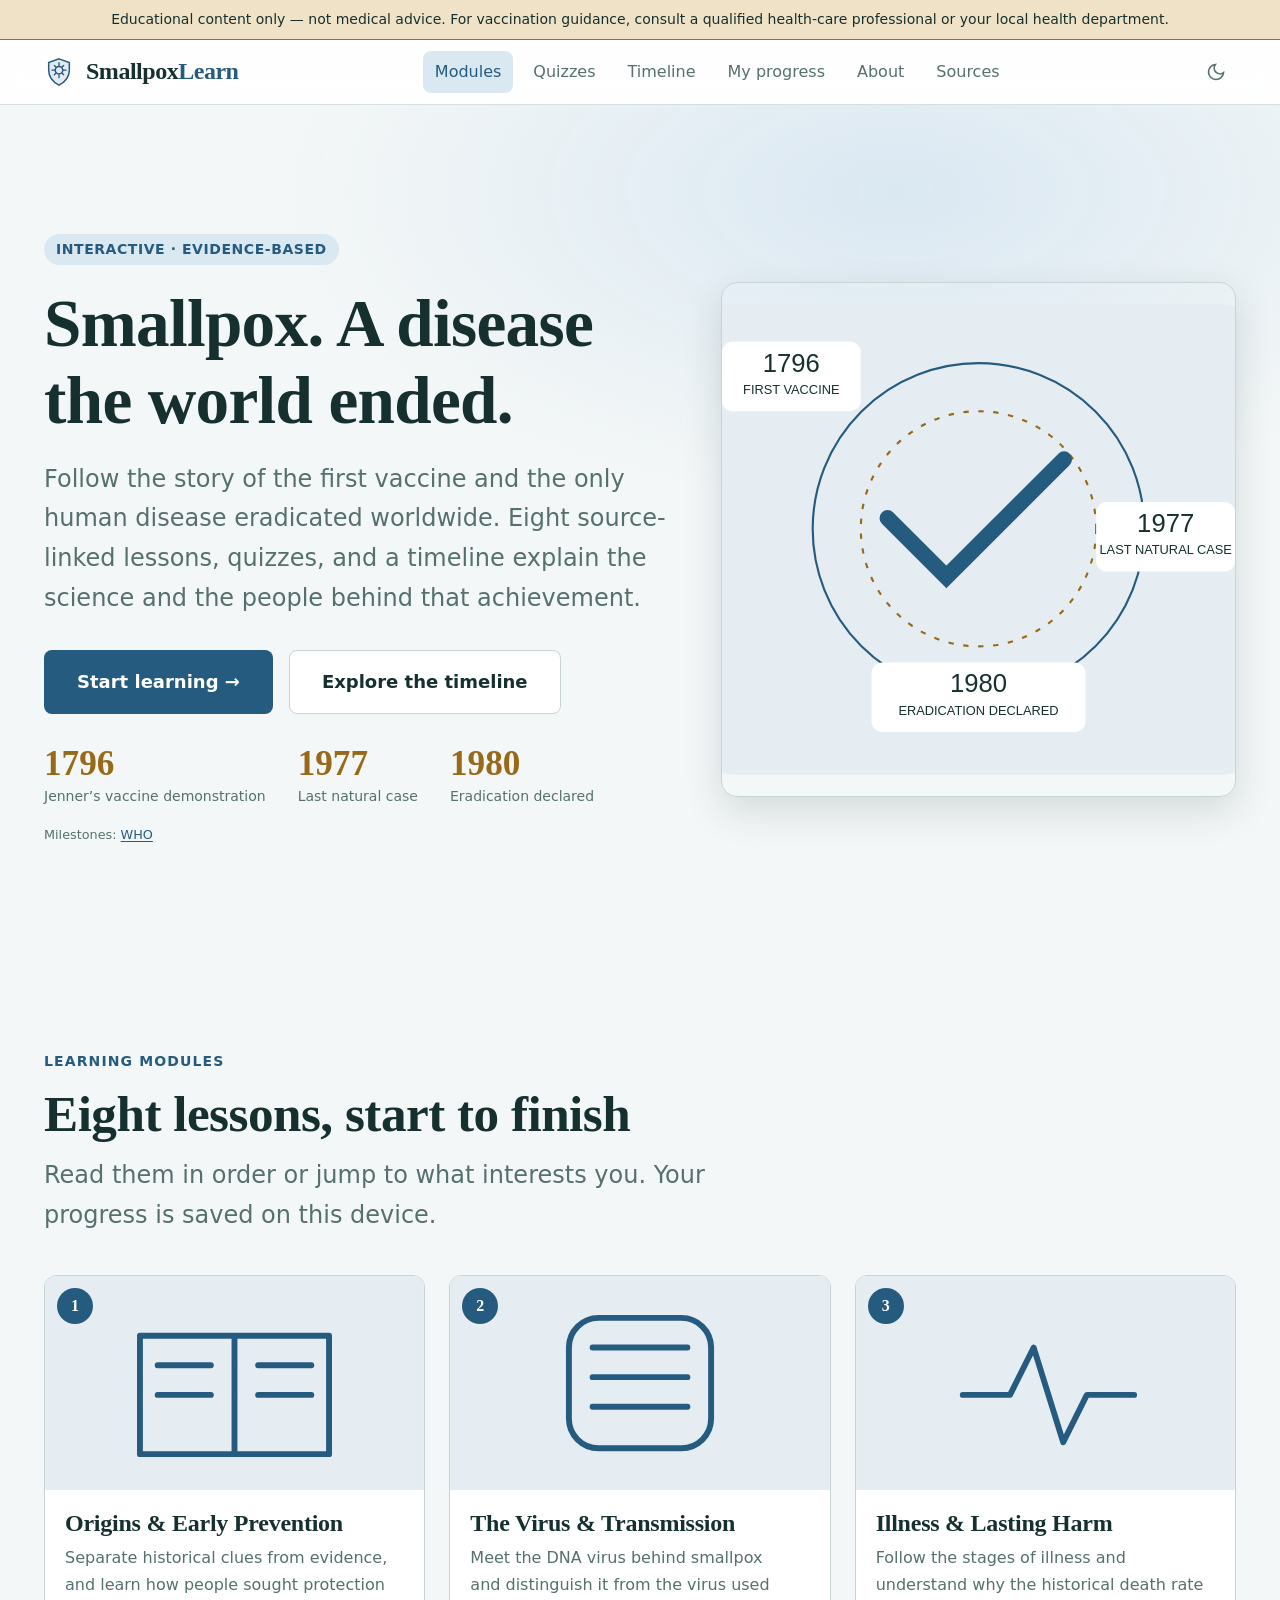
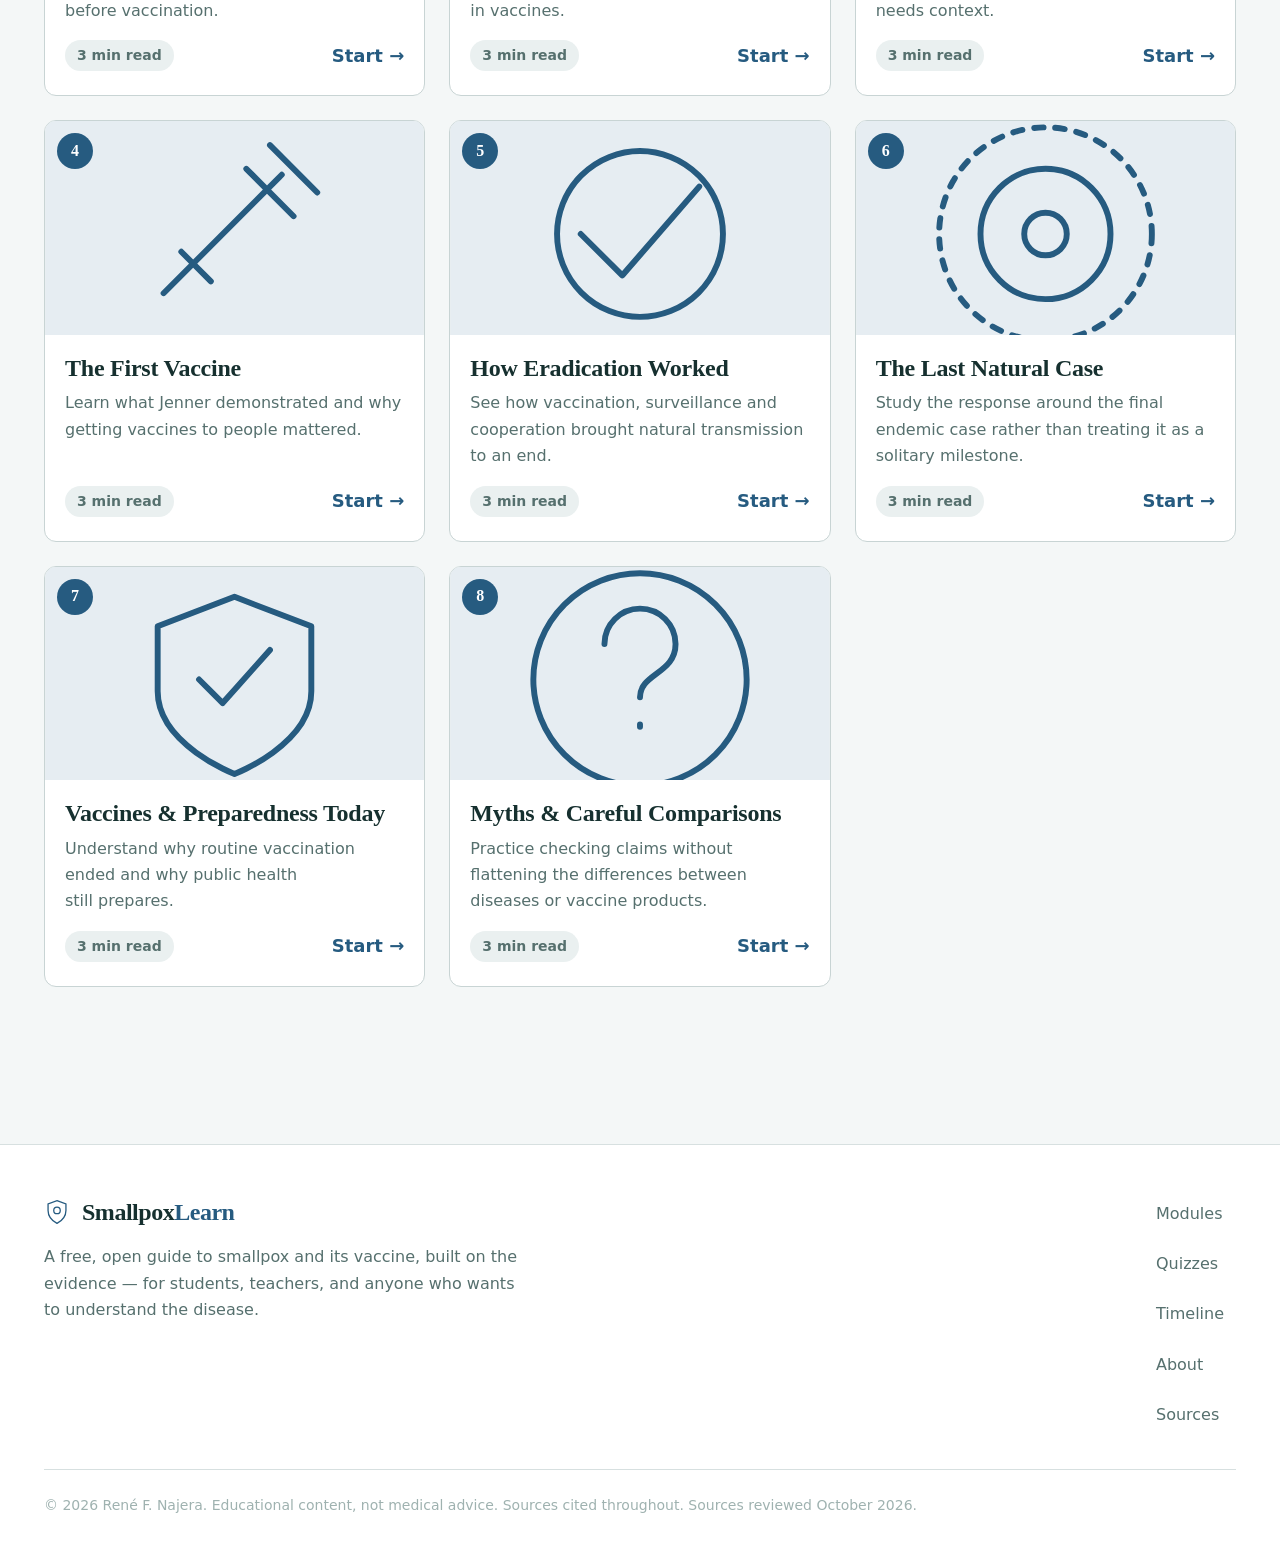
<file: index.html>
<!DOCTYPE html>
<html lang="en" data-theme="light">
  <head>
    <meta charset="UTF-8" />
    <meta name="viewport" content="width=device-width, initial-scale=1.0" />
    <title>Smallpox: A Complete Learning Guide</title>
    <meta
      name="description"
      content="An interactive, evidence-based guide to smallpox — its history, virus, illness, vaccine development, eradication, and preparedness today. Learning modules, quizzes, and an interactive timeline."
    />
    <meta name="author" content="René F. Najera, DrPH" />

    <!-- Open Graph / social share -->
    <meta property="og:type" content="website" />
    <meta property="og:title" content="Smallpox: A Complete Learning Guide" />
    <meta
      property="og:description"
      content="Explore smallpox history, illness, vaccines, and eradication — with interactive modules, quizzes, and a timeline."
    />
    <meta name="twitter:card" content="summary" />
    <meta name="twitter:title" content="Smallpox: A Complete Learning Guide" />
    <meta
      name="twitter:description"
      content="Interactive modules, quizzes, and a timeline covering the smallpox virus and its vaccine."
    />

    <link rel="icon" href="assets/favicon.svg" type="image/svg+xml" />

    <!-- Fonts: Clash Display (display) + General Sans (body) via Fontshare -->
    <link
      href="https://api.fontshare.com/v2/css?f[]=clash-display@500,600,700&f[]=general-sans@400,500,600,700&display=swap"
      rel="stylesheet"
    />
    <link rel="stylesheet" href="css/style.css" />
  </head>
  <body>
    <a class="skip-link" href="#main-content">Skip to content</a>
    <div class="disclaimer-banner">
      Educational content only — not medical advice. For vaccination guidance, consult a
      qualified health-care professional or your local health department.
    </div>

    <header class="site-header">
      <div class="container nav">
        <a class="brand" href="#" data-nav="home" aria-label="Smallpox Learning Guide — home">
          <!-- Logo: a shielded viral particle -->
          <svg width="30" height="30" viewBox="0 0 32 32" fill="none" aria-hidden="true">
            <path d="M16 2l11 4v8c0 7-4.6 12.5-11 16C9.6 26.5 5 21 5 14V6l11-4z" fill="currentColor" opacity="0.12"/>
            <path d="M16 2l11 4v8c0 7-4.6 12.5-11 16C9.6 26.5 5 21 5 14V6l11-4z" stroke="currentColor" stroke-width="1.6"/>
            <circle cx="16" cy="14" r="4" stroke="currentColor" stroke-width="1.6"/>
            <path d="M16 6v3M16 19v3M8.5 14h3M20.5 14h3M11 9l2 2M21 9l-2 2M11 19l2-2M21 19l-2-2" stroke="currentColor" stroke-width="1.4" stroke-linecap="round"/>
          </svg>
          <span>Smallpox<span style="color:var(--color-primary)">Learn</span></span>
        </a>
        <nav class="nav-links" aria-label="Primary">
          <a class="nav-link" href="#" data-nav="home" data-view="home">Modules</a>
          <a class="nav-link" href="#quizzes" data-nav="quizzes" data-view="quizzes">Quizzes</a>
          <a class="nav-link" href="#timeline" data-nav="timeline" data-view="timeline">Timeline</a>
          <a class="nav-link" href="#progress" data-nav="progress" data-view="progress">My progress</a>
          <a class="nav-link" href="#about" data-nav="about" data-view="about">About</a>
          <a class="nav-link" href="sources.html" target="_blank" rel="noopener">Sources</a>
        </nav>
        <div style="display:flex;align-items:center;gap:0.25rem">
          <button class="icon-btn" data-theme-toggle aria-label="Toggle dark mode"></button>
          <button class="icon-btn nav-toggle" aria-label="Toggle menu">
            <svg width="22" height="22" viewBox="0 0 24 24" fill="none" stroke="currentColor" stroke-width="2"><path d="M3 6h18M3 12h18M3 18h18"/></svg>
          </button>
        </div>
      </div>
    </header>

    <main id="main-content" tabindex="-1">
      <!-- ============ HOME ============ -->
      <div id="view-home" class="view active">
        <section class="hero">
          <div class="container hero-grid">
            <div>
              <span class="hero-eyebrow">Interactive · Evidence-based</span>
              <h1>Smallpox. A disease the world ended.</h1>
              <p class="hero-lead">
                Follow the story of the first vaccine and the only human disease eradicated worldwide. Eight source-linked lessons, quizzes, and a timeline explain the science and the people behind that achievement.
              </p>
              <div class="hero-actions">
                <a class="btn btn-primary btn-lg" href="#module/origins" data-nav="module" data-id="origins">Start learning →</a>
                <a class="btn btn-ghost btn-lg" href="#timeline" data-nav="timeline">Explore the timeline</a>
              </div>
              <div class="hero-stats">
                <div class="hero-stat"><div class="num">1796</div><div class="label">Jenner’s vaccine demonstration</div></div>
                <div class="hero-stat"><div class="num">1977</div><div class="label">Last natural case</div></div>
                <div class="hero-stat"><div class="num">1980</div><div class="label">Eradication declared</div></div>
              </div><p class="hero-source">Milestones: <a href="https://www.who.int/health-topics/smallpox">WHO</a></p>
            </div><div class="hero-visual">
              <img src="assets/hero.svg" alt="Illustrated milestones: first vaccine, last natural case, global eradication" />
            </div>
          </div>
        </section>

        <section class="section">
          <div class="container">
            <div class="section-head">
              <div class="section-eyebrow">Learning modules</div>
              <h2>Eight lessons, start to finish</h2>
              <p>Read them in order or jump to what interests you. Your progress is saved on this device.</p>
            </div>
            <div class="modules-grid" id="module-cards"></div>
          </div>
        </section>
      </div>

      <!-- ============ MODULE (rendered) ============ -->
      <div id="view-module" class="view"></div>

      <!-- ============ QUIZ (rendered) ============ -->
      <div id="view-quiz" class="view"></div>

      <!-- ============ QUIZZES HUB ============ -->
      <div id="view-quizzes" class="view">
        <section class="section">
          <div class="container">
            <div class="section-head">
              <div class="section-eyebrow">Test your knowledge</div>
              <h2>Module quizzes</h2>
              <p>Each quiz gives instant feedback and an explanation for every answer. Your best score is saved.</p>
            </div>
            <div class="modules-grid" id="quiz-cards"></div>
          </div>
        </section>
      </div>

      <!-- ============ TIMELINE ============ -->
      <div id="view-timeline" class="view">
        <section class="section">
          <div class="container">
            <div class="section-head">
              <div class="section-eyebrow">From early prevention to eradication</div>
              <h2>A timeline of smallpox</h2>
              <p>Key dates in prevention, vaccination and eradication. The larger dots mark turning points.</p>
            </div>
            <div class="timeline" id="timeline-list"></div>
          </div>
        </section>
      </div>

      <!-- ============ PROGRESS ============ -->
      <div id="view-progress" class="view">
        <section class="section">
          <div class="container">
            <div class="section-head">
              <div class="section-eyebrow">Your learning</div>
              <h2>My progress</h2>
              <p>Tracked privately in your browser — nothing is uploaded anywhere.</p>
            </div>
            <div class="progress-wrap" id="progress-stats"></div>
            <div class="modules-grid" id="progress-detail"></div>
            <div style="margin-top:var(--space-10)">
              <button class="btn btn-ghost" id="reset-progress">Reset my progress</button>
            </div>
          </div>
        </section>
      </div>

      <!-- ============ ABOUT ============ -->
      <div id="view-about" class="view">
        <section class="section">
          <div class="container container-narrow">
            <div class="section-eyebrow">About this project</div>
            <h2 style="font-size:var(--text-2xl);margin-bottom:var(--space-5)">Why this guide exists</h2>
            <p>Smallpox Learn is a companion to <a href="https://github.com/RFNajera/measles-learn">Measles Learn</a>, and a starting point for a wider collection about vaccine-preventable diseases. It explains smallpox in plain language, with references linked alongside the lessons.</p>
            <p>The guide distinguishes natural transmission from laboratory-associated cases, historical vaccines from current products, and evidence from uncertainty. Reflection prompts invite discussion; they are not factual claims.</p>
            <div class="callout"><strong>Education only.</strong> This is not a diagnostic tool or personal vaccination advice. Consult a qualified health professional or public health department for individual guidance.</div>
            <h3>Author &amp; adaptation</h3><p>Created for René F. Najera, DrPH, using the MIT-licensed Measles Learn framework. Content reviewed against the linked sources on 6 October 2026.</p>
            <h3>Check the evidence</h3><p>Read the <a href="sources.html">organized source list</a>, including notes on uncertainty and vaccine product differences. You can print it or save it as a PDF using your browser.</p>
                        <div class="hero-actions" style="margin-top:var(--space-8)">
              <a class="btn btn-primary" href="#module/origins" data-nav="module" data-id="origins">Start with Module 1 →</a>
            </div>
          </div>
        </section>
      </div>
    </main>

    <footer class="site-footer">
      <div class="container">
        <div class="footer-grid">
          <div>
            <a class="brand" href="#" data-nav="home" style="margin-bottom:var(--space-3)">
              <svg width="26" height="26" viewBox="0 0 32 32" fill="none" aria-hidden="true">
                <path d="M16 2l11 4v8c0 7-4.6 12.5-11 16C9.6 26.5 5 21 5 14V6l11-4z" stroke="currentColor" stroke-width="1.6"/>
                <circle cx="16" cy="14" r="4" stroke="currentColor" stroke-width="1.6"/>
              </svg>
              <span>Smallpox<span style="color:var(--color-primary)">Learn</span></span>
            </a>
            <p>A free, open guide to smallpox and its vaccine, built on the evidence — for students, teachers, and anyone who wants to understand the disease.</p>
          </div>
          <nav class="nav-links" style="position:static;transform:none;box-shadow:none;background:none;border:none;flex-direction:column;align-items:flex-start;padding:0">
            <a class="nav-link" href="#" data-nav="home" style="padding-left:0">Modules</a>
            <a class="nav-link" href="#quizzes" data-nav="quizzes" style="padding-left:0">Quizzes</a>
            <a class="nav-link" href="#timeline" data-nav="timeline" style="padding-left:0">Timeline</a>
            <a class="nav-link" href="#about" data-nav="about" style="padding-left:0">About</a>
            <a class="nav-link" href="sources.html" target="_blank" rel="noopener" style="padding-left:0">Sources</a>
          </nav>
        </div>
        <p class="footer-note">
          © <span id="year"></span> René F. Najera. Educational content, not medical advice. Sources cited throughout.
          Sources reviewed October 2026.
        </p>
      </div>
    </footer>

    <script src="js/data.js"></script>
    <script src="js/app.js"></script>
    <script>document.getElementById('year').textContent = new Date().getFullYear();</script>
  </body>
</html>
</file>
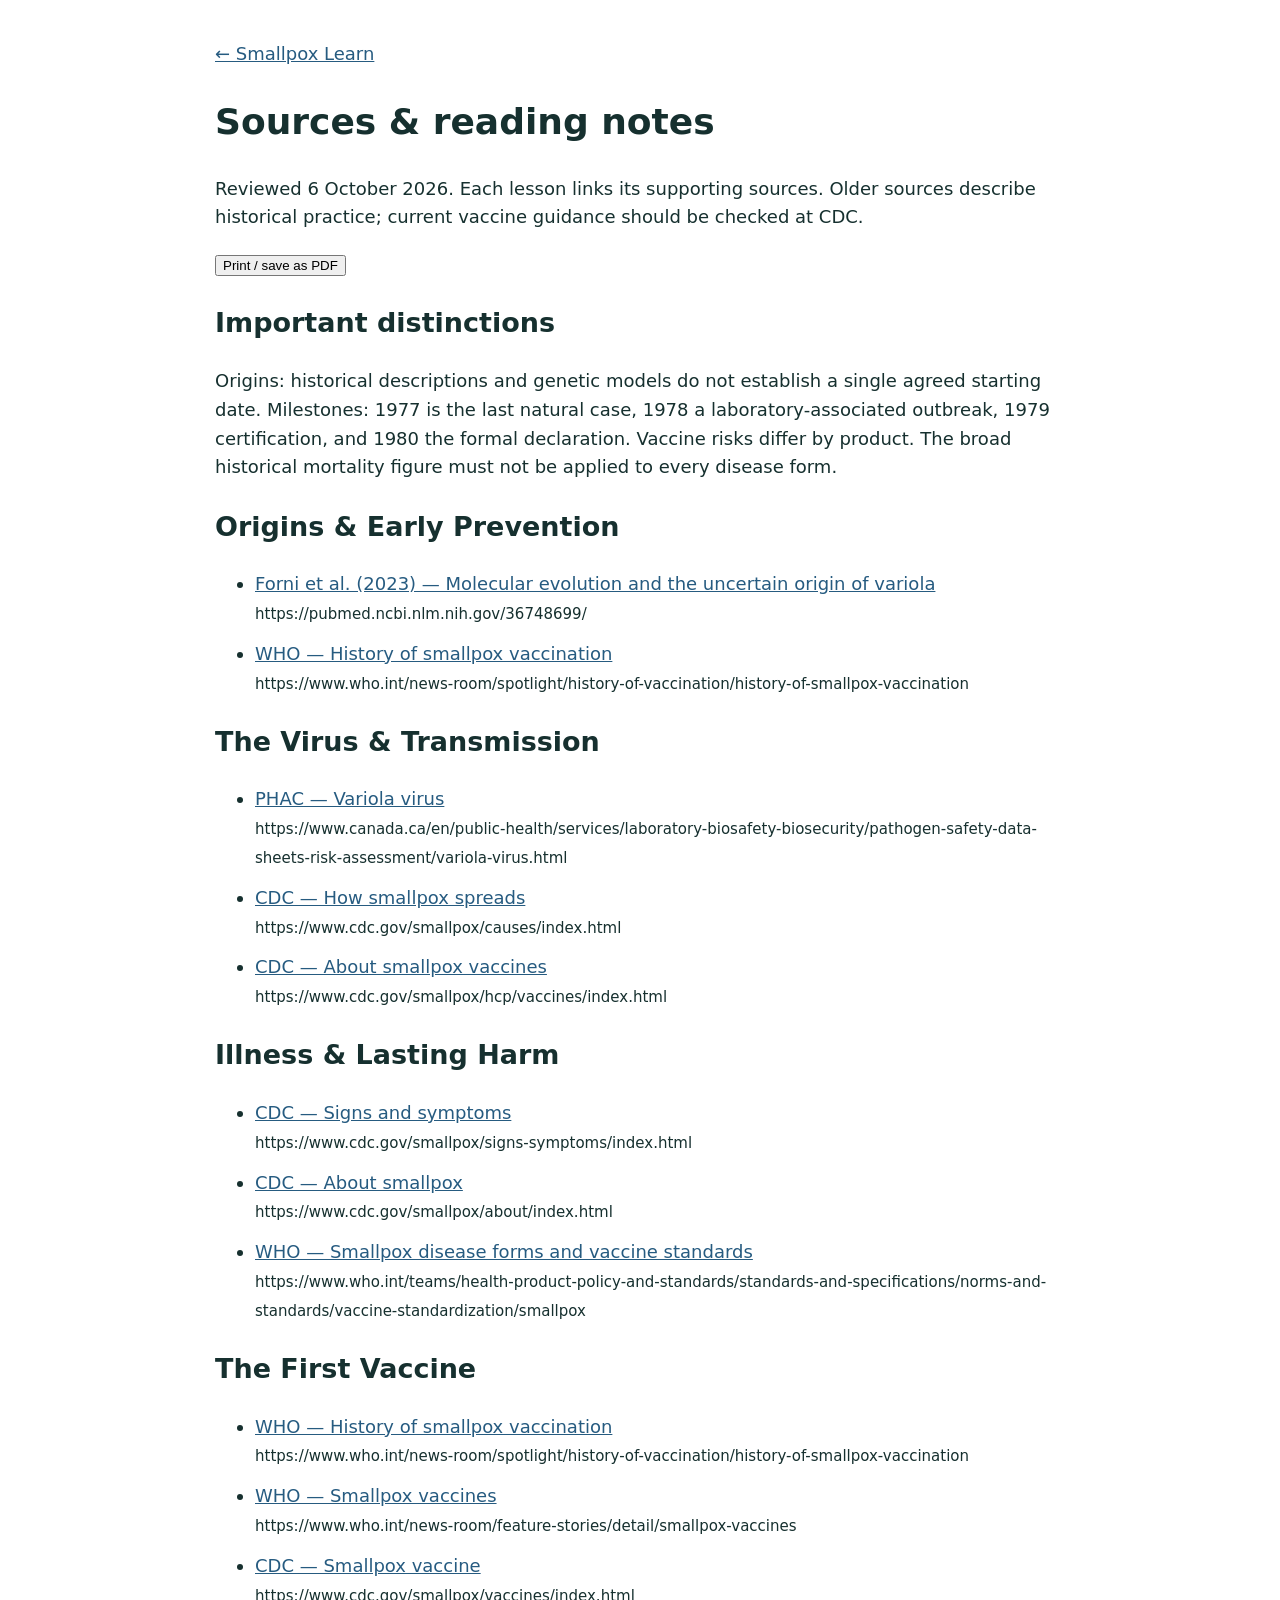
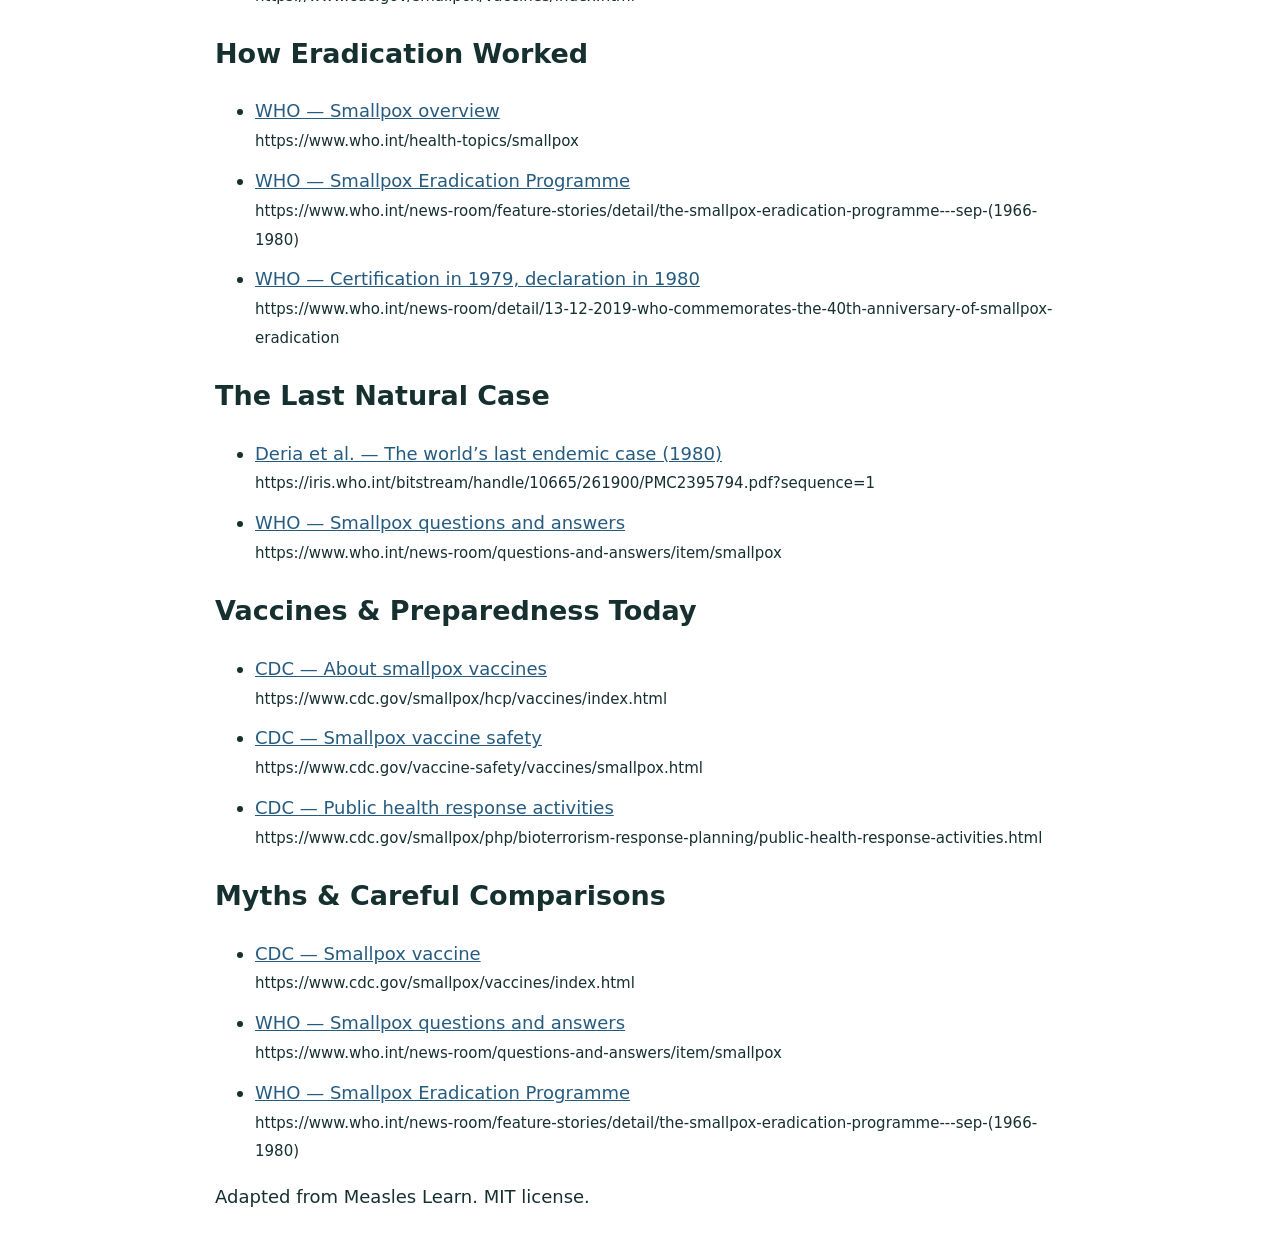
<file: sources.html>
<!doctype html><html lang="en"><meta charset="utf-8"><meta name="viewport" content="width=device-width,initial-scale=1"><title>Smallpox Learn — Sources</title><style>body{max-width:850px;margin:40px auto;padding:0 20px;font:18px/1.6 system-ui;color:#16302f}a{color:#265b80}small{overflow-wrap:anywhere}li{margin-bottom:12px}@media print{button,nav{display:none}section{break-inside:avoid}}</style><nav><a href="index.html">← Smallpox Learn</a></nav><h1>Sources &amp; reading notes</h1><p>Reviewed 6 October 2026. Each lesson links its supporting sources. Older sources describe historical practice; current vaccine guidance should be checked at CDC.</p><button onclick="window.print()">Print / save as PDF</button><h2>Important distinctions</h2><p>Origins: historical descriptions and genetic models do not establish a single agreed starting date. Milestones: 1977 is the last natural case, 1978 a laboratory-associated outbreak, 1979 certification, and 1980 the formal declaration. Vaccine risks differ by product. The broad historical mortality figure must not be applied to every disease form.</p><section><h2>Origins &amp; Early Prevention</h2><ul><li><a href="https://pubmed.ncbi.nlm.nih.gov/36748699/">Forni et al. (2023) — Molecular evolution and the uncertain origin of variola</a><br><small>https://pubmed.ncbi.nlm.nih.gov/36748699/</small></li><li><a href="https://www.who.int/news-room/spotlight/history-of-vaccination/history-of-smallpox-vaccination">WHO — History of smallpox vaccination</a><br><small>https://www.who.int/news-room/spotlight/history-of-vaccination/history-of-smallpox-vaccination</small></li></ul></section><section><h2>The Virus &amp; Transmission</h2><ul><li><a href="https://www.canada.ca/en/public-health/services/laboratory-biosafety-biosecurity/pathogen-safety-data-sheets-risk-assessment/variola-virus.html">PHAC — Variola virus</a><br><small>https://www.canada.ca/en/public-health/services/laboratory-biosafety-biosecurity/pathogen-safety-data-sheets-risk-assessment/variola-virus.html</small></li><li><a href="https://www.cdc.gov/smallpox/causes/index.html">CDC — How smallpox spreads</a><br><small>https://www.cdc.gov/smallpox/causes/index.html</small></li><li><a href="https://www.cdc.gov/smallpox/hcp/vaccines/index.html">CDC — About smallpox vaccines</a><br><small>https://www.cdc.gov/smallpox/hcp/vaccines/index.html</small></li></ul></section><section><h2>Illness &amp; Lasting Harm</h2><ul><li><a href="https://www.cdc.gov/smallpox/signs-symptoms/index.html">CDC — Signs and symptoms</a><br><small>https://www.cdc.gov/smallpox/signs-symptoms/index.html</small></li><li><a href="https://www.cdc.gov/smallpox/about/index.html">CDC — About smallpox</a><br><small>https://www.cdc.gov/smallpox/about/index.html</small></li><li><a href="https://www.who.int/teams/health-product-policy-and-standards/standards-and-specifications/norms-and-standards/vaccine-standardization/smallpox">WHO — Smallpox disease forms and vaccine standards</a><br><small>https://www.who.int/teams/health-product-policy-and-standards/standards-and-specifications/norms-and-standards/vaccine-standardization/smallpox</small></li></ul></section><section><h2>The First Vaccine</h2><ul><li><a href="https://www.who.int/news-room/spotlight/history-of-vaccination/history-of-smallpox-vaccination">WHO — History of smallpox vaccination</a><br><small>https://www.who.int/news-room/spotlight/history-of-vaccination/history-of-smallpox-vaccination</small></li><li><a href="https://www.who.int/news-room/feature-stories/detail/smallpox-vaccines">WHO — Smallpox vaccines</a><br><small>https://www.who.int/news-room/feature-stories/detail/smallpox-vaccines</small></li><li><a href="https://www.cdc.gov/smallpox/vaccines/index.html">CDC — Smallpox vaccine</a><br><small>https://www.cdc.gov/smallpox/vaccines/index.html</small></li></ul></section><section><h2>How Eradication Worked</h2><ul><li><a href="https://www.who.int/health-topics/smallpox">WHO — Smallpox overview</a><br><small>https://www.who.int/health-topics/smallpox</small></li><li><a href="https://www.who.int/news-room/feature-stories/detail/the-smallpox-eradication-programme---sep-(1966-1980)">WHO — Smallpox Eradication Programme</a><br><small>https://www.who.int/news-room/feature-stories/detail/the-smallpox-eradication-programme---sep-(1966-1980)</small></li><li><a href="https://www.who.int/news-room/detail/13-12-2019-who-commemorates-the-40th-anniversary-of-smallpox-eradication">WHO — Certification in 1979, declaration in 1980</a><br><small>https://www.who.int/news-room/detail/13-12-2019-who-commemorates-the-40th-anniversary-of-smallpox-eradication</small></li></ul></section><section><h2>The Last Natural Case</h2><ul><li><a href="https://iris.who.int/bitstream/handle/10665/261900/PMC2395794.pdf?sequence=1">Deria et al. — The world’s last endemic case (1980)</a><br><small>https://iris.who.int/bitstream/handle/10665/261900/PMC2395794.pdf?sequence=1</small></li><li><a href="https://www.who.int/news-room/questions-and-answers/item/smallpox">WHO — Smallpox questions and answers</a><br><small>https://www.who.int/news-room/questions-and-answers/item/smallpox</small></li></ul></section><section><h2>Vaccines &amp; Preparedness Today</h2><ul><li><a href="https://www.cdc.gov/smallpox/hcp/vaccines/index.html">CDC — About smallpox vaccines</a><br><small>https://www.cdc.gov/smallpox/hcp/vaccines/index.html</small></li><li><a href="https://www.cdc.gov/vaccine-safety/vaccines/smallpox.html">CDC — Smallpox vaccine safety</a><br><small>https://www.cdc.gov/vaccine-safety/vaccines/smallpox.html</small></li><li><a href="https://www.cdc.gov/smallpox/php/bioterrorism-response-planning/public-health-response-activities.html">CDC — Public health response activities</a><br><small>https://www.cdc.gov/smallpox/php/bioterrorism-response-planning/public-health-response-activities.html</small></li></ul></section><section><h2>Myths &amp; Careful Comparisons</h2><ul><li><a href="https://www.cdc.gov/smallpox/vaccines/index.html">CDC — Smallpox vaccine</a><br><small>https://www.cdc.gov/smallpox/vaccines/index.html</small></li><li><a href="https://www.who.int/news-room/questions-and-answers/item/smallpox">WHO — Smallpox questions and answers</a><br><small>https://www.who.int/news-room/questions-and-answers/item/smallpox</small></li><li><a href="https://www.who.int/news-room/feature-stories/detail/the-smallpox-eradication-programme---sep-(1966-1980)">WHO — Smallpox Eradication Programme</a><br><small>https://www.who.int/news-room/feature-stories/detail/the-smallpox-eradication-programme---sep-(1966-1980)</small></li></ul></section><footer>Adapted from Measles Learn. MIT license.</footer></html>
</file>
<file: css/style.css>
/* ============================================================
   Smallpox: A Complete Learning Guide
   Design system + component styles
   ============================================================ */

:root {
  /* Type scale (fluid) */
  --text-xs: clamp(0.75rem, 0.7rem + 0.25vw, 0.875rem);
  --text-sm: clamp(0.875rem, 0.8rem + 0.35vw, 1rem);
  --text-base: clamp(1rem, 0.95rem + 0.25vw, 1.125rem);
  --text-lg: clamp(1.125rem, 1rem + 0.75vw, 1.5rem);
  --text-xl: clamp(1.5rem, 1.2rem + 1.25vw, 2.25rem);
  --text-2xl: clamp(2rem, 1.2rem + 2.5vw, 3.5rem);
  --text-3xl: clamp(2.5rem, 1rem + 4vw, 5rem);

  /* Spacing */
  --space-1: 0.25rem;
  --space-2: 0.5rem;
  --space-3: 0.75rem;
  --space-4: 1rem;
  --space-5: 1.25rem;
  --space-6: 1.5rem;
  --space-8: 2rem;
  --space-10: 2.5rem;
  --space-12: 3rem;
  --space-16: 4rem;
  --space-20: 5rem;
  --space-24: 6rem;
  --space-32: 8rem;

  /* Radius */
  --radius-sm: 0.375rem;
  --radius-md: 0.5rem;
  --radius-lg: 0.75rem;
  --radius-xl: 1rem;
  --radius-full: 9999px;

  --transition-interactive: 180ms cubic-bezier(0.16, 1, 0.3, 1);

  --content-narrow: 680px;
  --content-default: 1000px;
  --content-wide: 1240px;

  /* Fonts */
  --font-display: 'Clash Display', 'Georgia', serif;
  --font-body: 'General Sans', 'Helvetica Neue', system-ui, sans-serif;
}

/* ---- Light theme (clinical, public-health teal) ---- */
:root,
[data-theme='light'] {
  --color-bg: #f4f7f7;
  --color-surface: #ffffff;
  --color-surface-2: #fbfcfc;
  --color-surface-offset: #eaf0f0;
  --color-surface-offset-2: #dfe8e8;
  --color-divider: #d7e0e0;
  --color-border: #c8d4d4;

  --color-text: #16302f;
  --color-text-muted: #56706e;
  --color-text-faint: #9fb2b0;
  --color-text-inverse: #f6fafa;

  --color-primary: #0d7377;
  --color-primary-hover: #0a595c;
  --color-primary-active: #08484a;
  --color-primary-highlight: #cfe6e6;

  /* Smallpox rash accent — a warm coral/red, used sparingly */
  --color-accent: #d64545;
  --color-accent-hover: #b83636;
  --color-accent-highlight: #f6d9d9;

  --color-warning: #b26a00;
  --color-warning-highlight: #f0e2c6;
  --color-success: #2f8f4e;
  --color-success-highlight: #cfe8d6;
  --color-error: #c23b3b;
  --color-error-highlight: #f3d4d4;

  --shadow-sm: 0 1px 2px rgba(16, 40, 40, 0.06);
  --shadow-md: 0 4px 14px rgba(16, 40, 40, 0.09);
  --shadow-lg: 0 14px 38px rgba(16, 40, 40, 0.14);
}

/* ---- Dark theme ---- */
[data-theme='dark'] {
  --color-bg: #0e1717;
  --color-surface: #14201f;
  --color-surface-2: #182625;
  --color-surface-offset: #16221f;
  --color-surface-offset-2: #1c2a28;
  --color-divider: #22302e;
  --color-border: #2c3b39;

  --color-text: #d5e2e0;
  --color-text-muted: #7f9694;
  --color-text-faint: #566866;
  --color-text-inverse: #0e1717;

  --color-primary: #38b2b6;
  --color-primary-hover: #4fc4c8;
  --color-primary-active: #2c9599;
  --color-primary-highlight: #1e3634;

  --color-accent: #e57373;
  --color-accent-hover: #ef8686;
  --color-accent-highlight: #3a2626;

  --color-warning: #d99a3a;
  --color-warning-highlight: #3a3020;
  --color-success: #5fb97b;
  --color-success-highlight: #22352a;
  --color-error: #e06767;
  --color-error-highlight: #3a2525;

  --shadow-sm: 0 1px 2px rgba(0, 0, 0, 0.3);
  --shadow-md: 0 4px 14px rgba(0, 0, 0, 0.4);
  --shadow-lg: 0 14px 38px rgba(0, 0, 0, 0.5);
}

@media (prefers-color-scheme: dark) {
  :root:not([data-theme]) {
    --color-bg: #0e1717;
    --color-surface: #14201f;
    --color-surface-2: #182625;
    --color-surface-offset: #16221f;
    --color-surface-offset-2: #1c2a28;
    --color-divider: #22302e;
    --color-border: #2c3b39;
    --color-text: #d5e2e0;
    --color-text-muted: #7f9694;
    --color-text-faint: #566866;
    --color-text-inverse: #0e1717;
    --color-primary: #38b2b6;
    --color-primary-hover: #4fc4c8;
    --color-primary-active: #2c9599;
    --color-primary-highlight: #1e3634;
    --color-accent: #e57373;
    --color-accent-hover: #ef8686;
    --color-accent-highlight: #3a2626;
    --color-warning: #d99a3a;
    --color-warning-highlight: #3a3020;
    --color-success: #5fb97b;
    --color-success-highlight: #22352a;
    --color-error: #e06767;
    --color-error-highlight: #3a2525;
    --shadow-sm: 0 1px 2px rgba(0, 0, 0, 0.3);
    --shadow-md: 0 4px 14px rgba(0, 0, 0, 0.4);
    --shadow-lg: 0 14px 38px rgba(0, 0, 0, 0.5);
  }
}

/* ============================================================
   Base
   ============================================================ */
*,
*::before,
*::after {
  box-sizing: border-box;
  margin: 0;
  padding: 0;
}

html {
  -webkit-text-size-adjust: none;
  text-size-adjust: none;
  -webkit-font-smoothing: antialiased;
  -moz-osx-font-smoothing: grayscale;
  text-rendering: optimizeLegibility;
  scroll-behavior: smooth;
  scroll-padding-top: 5rem;
}

body {
  min-height: 100dvh;
  line-height: 1.65;
  font-family: var(--font-body);
  font-size: var(--text-base);
  color: var(--color-text);
  background-color: var(--color-bg);
  transition: background-color 0.3s ease, color 0.3s ease;
}

img,
picture,
video,
canvas,
svg {
  display: block;
  max-width: 100%;
  height: auto;
}

ul[role='list'],
ol[role='list'] {
  list-style: none;
}

input,
button,
textarea,
select {
  font: inherit;
  color: inherit;
}

h1,
h2,
h3,
h4 {
  text-wrap: balance;
  line-height: 1.15;
  font-family: var(--font-display);
  font-weight: 600;
  letter-spacing: -0.01em;
}

p,
li {
  text-wrap: pretty;
}

a {
  color: var(--color-primary);
  text-decoration-thickness: 1px;
  text-underline-offset: 2px;
}

::selection {
  background: var(--color-primary-highlight);
  color: var(--color-text);
}

:focus-visible {
  outline: 2px solid var(--color-primary);
  outline-offset: 3px;
  border-radius: var(--radius-sm);
}

button {
  cursor: pointer;
  background: none;
  border: none;
}

a,
button,
[role='button'],
input,
select {
  transition:
    color var(--transition-interactive),
    background var(--transition-interactive),
    border-color var(--transition-interactive),
    transform var(--transition-interactive),
    box-shadow var(--transition-interactive);
}

@media (prefers-reduced-motion: reduce) {
  *,
  *::before,
  *::after {
    animation-duration: 0.01ms !important;
    animation-iteration-count: 1 !important;
    transition-duration: 0.01ms !important;
    scroll-behavior: auto !important;
  }
}

.sr-only {
  position: absolute;
  width: 1px;
  height: 1px;
  padding: 0;
  margin: -1px;
  overflow: hidden;
  clip: rect(0, 0, 0, 0);
  white-space: nowrap;
  border-width: 0;
}

/* ============================================================
   Layout helpers
   ============================================================ */
.container {
  width: 100%;
  max-width: var(--content-wide);
  margin-inline: auto;
  padding-inline: var(--space-6);
}

.container-narrow {
  max-width: var(--content-narrow);
}

.section {
  padding-block: clamp(var(--space-12), 6vw, var(--space-24));
}

/* ============================================================
   Header / Nav
   ============================================================ */
.site-header {
  position: sticky;
  top: 0;
  z-index: 50;
  background: color-mix(in oklab, var(--color-surface) 88%, transparent);
  backdrop-filter: blur(12px);
  border-bottom: 1px solid var(--color-divider);
}

.nav {
  display: flex;
  align-items: center;
  justify-content: space-between;
  gap: var(--space-4);
  height: 4rem;
}

.brand {
  display: flex;
  align-items: center;
  gap: var(--space-3);
  font-family: var(--font-display);
  font-weight: 600;
  font-size: var(--text-lg);
  color: var(--color-text);
  text-decoration: none;
  letter-spacing: -0.02em;
}

.brand svg {
  flex-shrink: 0;
  color: var(--color-primary);
}

.nav-links {
  display: flex;
  align-items: center;
  gap: var(--space-2);
}

.nav-link {
  padding: var(--space-2) var(--space-3);
  font-size: var(--text-sm);
  font-weight: 500;
  color: var(--color-text-muted);
  text-decoration: none;
  border-radius: var(--radius-md);
}

.nav-link:hover,
.nav-link.active {
  color: var(--color-primary);
  background: var(--color-primary-highlight);
}

.icon-btn {
  display: grid;
  place-items: center;
  width: 2.5rem;
  height: 2.5rem;
  border-radius: var(--radius-md);
  color: var(--color-text-muted);
}

.icon-btn:hover {
  color: var(--color-primary);
  background: var(--color-surface-offset);
}

.nav-toggle {
  display: none;
}

@media (max-width: 860px) {
  .nav-links {
    position: fixed;
    inset: 4rem 0 auto 0;
    flex-direction: column;
    align-items: stretch;
    gap: 0;
    background: var(--color-surface);
    border-bottom: 1px solid var(--color-divider);
    padding: var(--space-2);
    box-shadow: var(--shadow-md);
    transform: translateY(-120%);
    transition: transform 0.28s ease;
  }
  .nav-links.open {
    transform: translateY(0);
  }
  .nav-link {
    padding: var(--space-3) var(--space-4);
  }
  .nav-toggle {
    display: grid;
  }
}

/* ============================================================
   Buttons
   ============================================================ */
.btn {
  display: inline-flex;
  align-items: center;
  justify-content: center;
  gap: var(--space-2);
  padding: var(--space-3) var(--space-6);
  font-size: var(--text-sm);
  font-weight: 600;
  border-radius: var(--radius-md);
  text-decoration: none;
  border: 1px solid transparent;
}

.btn-primary {
  background: var(--color-primary);
  color: #fff;
}

.btn-primary:hover {
  background: var(--color-primary-hover);
  transform: translateY(-1px);
  box-shadow: var(--shadow-md);
}

.btn-ghost {
  background: var(--color-surface);
  color: var(--color-text);
  border-color: var(--color-border);
}

.btn-ghost:hover {
  border-color: var(--color-primary);
  color: var(--color-primary);
}

.btn-lg {
  padding: var(--space-4) var(--space-8);
  font-size: var(--text-base);
}

/* ============================================================
   Hero
   ============================================================ */
.hero {
  position: relative;
  overflow: hidden;
  padding-block: clamp(var(--space-16), 10vw, var(--space-32));
  background:
    radial-gradient(ellipse 80% 60% at 70% 10%, var(--color-primary-highlight), transparent 60%),
    var(--color-bg);
}

.hero-grid {
  display: grid;
  grid-template-columns: 1.1fr 0.9fr;
  gap: var(--space-12);
  align-items: center;
}

.hero-eyebrow {
  display: inline-flex;
  align-items: center;
  gap: var(--space-2);
  padding: var(--space-1) var(--space-3);
  font-size: var(--text-xs);
  font-weight: 600;
  letter-spacing: 0.04em;
  text-transform: uppercase;
  color: var(--color-primary);
  background: var(--color-primary-highlight);
  border-radius: var(--radius-full);
  margin-bottom: var(--space-5);
}

.hero h1 {
  font-size: var(--text-3xl);
  margin-bottom: var(--space-5);
}

.hero-lead {
  font-size: var(--text-lg);
  color: var(--color-text-muted);
  max-width: 46ch;
  margin-bottom: var(--space-8);
}

.hero-actions {
  display: flex;
  flex-wrap: wrap;
  gap: var(--space-4);
  margin-bottom: var(--space-8);
}

.hero-stats {
  display: flex;
  flex-wrap: wrap;
  gap: var(--space-8);
}

.hero-stat .num {
  font-family: var(--font-display);
  font-size: var(--text-xl);
  font-weight: 600;
  color: var(--color-accent);
  line-height: 1;
}

.hero-stat .label {
  font-size: var(--text-xs);
  color: var(--color-text-muted);
  margin-top: var(--space-1);
}

.hero-visual {
  position: relative;
  aspect-ratio: 1 / 1;
  border-radius: var(--radius-xl);
  overflow: hidden;
  box-shadow: var(--shadow-lg);
  border: 1px solid var(--color-border);
}

.hero-visual img {
  width: 100%;
  height: 100%;
  object-fit: cover;
}

@media (max-width: 860px) {
  .hero-grid {
    grid-template-columns: 1fr;
  }
  .hero-visual {
    order: -1;
    max-width: 360px;
    margin-inline: auto;
  }
}

/* ============================================================
   Section headings
   ============================================================ */
.section-head {
  max-width: 60ch;
  margin-bottom: var(--space-10);
}

.section-eyebrow {
  font-size: var(--text-xs);
  font-weight: 700;
  letter-spacing: 0.08em;
  text-transform: uppercase;
  color: var(--color-primary);
  margin-bottom: var(--space-3);
}

.section-head h2 {
  font-size: var(--text-2xl);
  margin-bottom: var(--space-3);
}

.section-head p {
  font-size: var(--text-lg);
  color: var(--color-text-muted);
}

/* ============================================================
   Module cards grid
   ============================================================ */
.modules-grid {
  display: grid;
  grid-template-columns: repeat(auto-fill, minmax(300px, 1fr));
  gap: var(--space-6);
}

.module-card {
  display: flex;
  flex-direction: column;
  background: var(--color-surface);
  border: 1px solid var(--color-border);
  border-radius: var(--radius-lg);
  overflow: hidden;
  text-align: left;
  text-decoration: none;
  color: inherit;
  transition: transform var(--transition-interactive), box-shadow var(--transition-interactive), border-color var(--transition-interactive);
}

.module-card:hover {
  transform: translateY(-4px);
  box-shadow: var(--shadow-lg);
  border-color: var(--color-primary);
}

.module-card-media {
  aspect-ratio: 16 / 9;
  background: var(--color-surface-offset);
  position: relative;
  overflow: hidden;
}

.module-card-media img {
  width: 100%;
  height: 100%;
  object-fit: cover;
}

.module-num {
  position: absolute;
  top: var(--space-3);
  left: var(--space-3);
  display: grid;
  place-items: center;
  width: 2.25rem;
  height: 2.25rem;
  border-radius: var(--radius-full);
  background: var(--color-primary);
  color: #fff;
  font-family: var(--font-display);
  font-weight: 600;
  font-size: var(--text-sm);
}

.module-card-body {
  padding: var(--space-5) var(--space-5) var(--space-6);
  display: flex;
  flex-direction: column;
  flex: 1;
}

.module-card-body h3 {
  font-size: var(--text-lg);
  margin-bottom: var(--space-2);
}

.module-card-body p {
  font-size: var(--text-sm);
  color: var(--color-text-muted);
  margin-bottom: var(--space-4);
  flex: 1;
}

.module-card-foot {
  display: flex;
  align-items: center;
  justify-content: space-between;
  gap: var(--space-3);
}

.chip {
  display: inline-flex;
  align-items: center;
  gap: var(--space-1);
  font-size: var(--text-xs);
  font-weight: 600;
  padding: var(--space-1) var(--space-3);
  border-radius: var(--radius-full);
  background: var(--color-surface-offset);
  color: var(--color-text-muted);
}

.chip.done {
  background: var(--color-success-highlight);
  color: var(--color-success);
}

.arrow {
  color: var(--color-primary);
  font-weight: 700;
}

/* ============================================================
   Module detail (reading view)
   ============================================================ */
.reader {
  display: grid;
  grid-template-columns: 240px 1fr;
  gap: var(--space-12);
  align-items: start;
}

.reader-toc {
  position: sticky;
  top: 5rem;
  font-size: var(--text-sm);
}

.reader-toc h4 {
  font-family: var(--font-body);
  font-size: var(--text-xs);
  text-transform: uppercase;
  letter-spacing: 0.06em;
  color: var(--color-text-faint);
  margin-bottom: var(--space-3);
}

.reader-toc a {
  display: block;
  padding: var(--space-2) var(--space-3);
  color: var(--color-text-muted);
  text-decoration: none;
  border-left: 2px solid var(--color-divider);
  border-radius: 0 var(--radius-sm) var(--radius-sm) 0;
}

.reader-toc a:hover,
.reader-toc a.active {
  color: var(--color-primary);
  border-left-color: var(--color-primary);
  background: var(--color-primary-highlight);
}

/* The "Take the quiz" button lives inside the TOC — keep button styling,
   not the muted TOC-link styling (no left border, white text on teal). */
.reader-toc .btn {
  display: inline-flex;
  border-left: none;
  border-radius: var(--radius-md);
}

.reader-toc .btn-primary {
  color: #fff;
  background: var(--color-primary);
}

.reader-toc .btn-primary:hover {
  color: #fff;
  background: var(--color-primary-hover);
}

.reader-body {
  max-width: var(--content-narrow);
}

.reader-body h2 {
  font-size: var(--text-2xl);
  margin-bottom: var(--space-3);
}

.reader-body h3 {
  font-size: var(--text-lg);
  margin-top: var(--space-10);
  margin-bottom: var(--space-3);
  color: var(--color-primary);
}

.reader-body p {
  margin-bottom: var(--space-5);
  color: var(--color-text);
}

.reader-body .lead {
  font-size: var(--text-lg);
  color: var(--color-text-muted);
  margin-bottom: var(--space-8);
}

.reader-figure {
  margin-block: var(--space-8);
  border-radius: var(--radius-lg);
  overflow: hidden;
  border: 1px solid var(--color-border);
  background: var(--color-surface-offset);
}

.reader-figure img {
  width: 100%;
}

.reader-figure figcaption {
  padding: var(--space-3) var(--space-4);
  font-size: var(--text-xs);
  color: var(--color-text-muted);
  background: var(--color-surface);
}

/* Responsive 16:9 video embed */
.video-frame {
  position: relative;
  width: 100%;
  aspect-ratio: 16 / 9;
  background: #000;
}

.video-frame iframe {
  position: absolute;
  inset: 0;
  width: 100%;
  height: 100%;
  border: 0;
}

/* In-module detailed timeline */
.mini-timeline {
  position: relative;
  margin-block: var(--space-6);
  padding-left: var(--space-5);
  border-left: 2px solid var(--color-divider);
}

.mt-item {
  position: relative;
  padding-bottom: var(--space-6);
}

.mt-item:last-child {
  padding-bottom: 0;
}

.mt-item::before {
  content: '';
  position: absolute;
  left: calc(-1 * var(--space-5) - 6px);
  top: 4px;
  width: 11px;
  height: 11px;
  border-radius: 50%;
  background: var(--color-surface);
  border: 3px solid var(--color-accent);
}

.mt-date {
  font-family: var(--font-display);
  font-weight: 600;
  font-size: var(--text-sm);
  color: var(--color-primary);
  margin-bottom: var(--space-1);
}

.mt-body p {
  margin-bottom: var(--space-1);
  font-size: var(--text-sm);
}

.mt-src {
  font-size: var(--text-xs);
}

.mt-src a {
  word-break: break-word;
}

.keyfacts {
  margin-block: var(--space-8);
  padding: var(--space-6);
  border-radius: var(--radius-lg);
  background: var(--color-surface-offset);
  border: 1px solid var(--color-border);
  border-left: 4px solid var(--color-primary);
}

.keyfacts h4 {
  font-family: var(--font-body);
  font-size: var(--text-sm);
  text-transform: uppercase;
  letter-spacing: 0.05em;
  color: var(--color-primary);
  margin-bottom: var(--space-4);
}

.keyfacts ul {
  list-style: none;
  display: grid;
  gap: var(--space-3);
}

.keyfacts li {
  position: relative;
  padding-left: var(--space-6);
  font-size: var(--text-sm);
}

.keyfacts li::before {
  content: '';
  position: absolute;
  left: 0;
  top: 0.55em;
  width: 8px;
  height: 8px;
  border-radius: 50%;
  background: var(--color-accent);
}

.callout {
  margin-block: var(--space-6);
  padding: var(--space-4) var(--space-5);
  border-radius: var(--radius-md);
  background: var(--color-warning-highlight);
  border-left: 4px solid var(--color-warning);
  font-size: var(--text-sm);
}

.reader-nav {
  display: flex;
  justify-content: space-between;
  gap: var(--space-4);
  margin-top: var(--space-16);
  padding-top: var(--space-8);
  border-top: 1px solid var(--color-divider);
}

.sources {
  margin-top: var(--space-10);
  padding-top: var(--space-6);
  border-top: 1px solid var(--color-divider);
  font-size: var(--text-xs);
  color: var(--color-text-muted);
}

.sources h4 {
  font-family: var(--font-body);
  font-size: var(--text-xs);
  text-transform: uppercase;
  letter-spacing: 0.06em;
  margin-bottom: var(--space-3);
  color: var(--color-text-faint);
}

.sources ol {
  padding-left: var(--space-5);
  display: grid;
  gap: var(--space-2);
}

.sources a {
  word-break: break-word;
}

@media (max-width: 860px) {
  .reader {
    grid-template-columns: 1fr;
  }
  .reader-toc {
    position: static;
    display: none;
  }
}

/* ============================================================
   Quiz
   ============================================================ */
.quiz-card {
  background: var(--color-surface);
  border: 1px solid var(--color-border);
  border-radius: var(--radius-lg);
  padding: var(--space-8);
  box-shadow: var(--shadow-sm);
  max-width: var(--content-narrow);
  margin-inline: auto;
}

.quiz-progress {
  display: flex;
  align-items: center;
  justify-content: space-between;
  font-size: var(--text-sm);
  color: var(--color-text-muted);
  margin-bottom: var(--space-4);
}

.quiz-bar {
  height: 6px;
  border-radius: var(--radius-full);
  background: var(--color-surface-offset-2);
  overflow: hidden;
  margin-bottom: var(--space-8);
}

.quiz-bar span {
  display: block;
  height: 100%;
  background: var(--color-primary);
  border-radius: var(--radius-full);
  transition: width 0.4s ease;
}

.quiz-question {
  font-family: var(--font-display);
  font-size: var(--text-lg);
  margin-bottom: var(--space-6);
}

.quiz-options {
  display: grid;
  gap: var(--space-3);
  margin-bottom: var(--space-6);
}

.quiz-option {
  display: flex;
  align-items: center;
  gap: var(--space-3);
  width: 100%;
  padding: var(--space-4) var(--space-5);
  text-align: left;
  font-size: var(--text-base);
  border: 1.5px solid var(--color-border);
  border-radius: var(--radius-md);
  background: var(--color-surface-2);
  color: var(--color-text);
}

.quiz-option:hover:not(:disabled) {
  border-color: var(--color-primary);
  background: var(--color-primary-highlight);
}

.quiz-option .marker {
  display: grid;
  place-items: center;
  width: 1.75rem;
  height: 1.75rem;
  flex-shrink: 0;
  border-radius: var(--radius-full);
  border: 1.5px solid var(--color-border);
  font-size: var(--text-sm);
  font-weight: 600;
  color: var(--color-text-muted);
}

.quiz-option.correct {
  border-color: var(--color-success);
  background: var(--color-success-highlight);
}

.quiz-option.correct .marker {
  background: var(--color-success);
  border-color: var(--color-success);
  color: #fff;
}

.quiz-option.wrong {
  border-color: var(--color-error);
  background: var(--color-error-highlight);
}

.quiz-option.wrong .marker {
  background: var(--color-error);
  border-color: var(--color-error);
  color: #fff;
}

.quiz-feedback {
  padding: var(--space-4) var(--space-5);
  border-radius: var(--radius-md);
  font-size: var(--text-sm);
  margin-bottom: var(--space-6);
  display: none;
}

.quiz-feedback.show {
  display: block;
}

.quiz-feedback.ok {
  background: var(--color-success-highlight);
  border-left: 4px solid var(--color-success);
}

.quiz-feedback.no {
  background: var(--color-error-highlight);
  border-left: 4px solid var(--color-error);
}

.quiz-feedback strong {
  display: block;
  margin-bottom: var(--space-1);
}

.quiz-actions {
  display: flex;
  justify-content: flex-end;
  gap: var(--space-3);
}

.quiz-result {
  text-align: center;
}

.quiz-score-ring {
  width: 160px;
  height: 160px;
  margin: 0 auto var(--space-6);
}

.quiz-result h3 {
  font-size: var(--text-2xl);
  margin-bottom: var(--space-2);
}

.quiz-result p {
  color: var(--color-text-muted);
  margin-bottom: var(--space-6);
}

/* ============================================================
   Timeline
   ============================================================ */
.timeline {
  position: relative;
  max-width: var(--content-default);
  margin-inline: auto;
  padding-left: var(--space-4);
}

.timeline::before {
  content: '';
  position: absolute;
  left: 0;
  top: 0;
  bottom: 0;
  width: 2px;
  background: linear-gradient(var(--color-primary), var(--color-accent));
}

.tl-item {
  position: relative;
  padding-left: var(--space-8);
  padding-bottom: var(--space-10);
}

.tl-item::before {
  content: '';
  position: absolute;
  left: -6px;
  top: 4px;
  width: 14px;
  height: 14px;
  border-radius: 50%;
  background: var(--color-surface);
  border: 3px solid var(--color-primary);
  box-shadow: 0 0 0 4px var(--color-bg);
}

.tl-item.era::before {
  border-color: var(--color-accent);
}

.tl-year {
  font-family: var(--font-display);
  font-size: var(--text-lg);
  font-weight: 600;
  color: var(--color-primary);
  margin-bottom: var(--space-1);
}

.tl-title {
  font-weight: 600;
  margin-bottom: var(--space-2);
}

.tl-item p {
  font-size: var(--text-sm);
  color: var(--color-text-muted);
  max-width: 62ch;
}

.tl-item .tl-src {
  font-size: var(--text-xs);
  margin-top: var(--space-2);
}

/* ============================================================
   Progress dashboard
   ============================================================ */
.progress-wrap {
  display: grid;
  grid-template-columns: repeat(auto-fit, minmax(220px, 1fr));
  gap: var(--space-6);
  margin-bottom: var(--space-10);
}

.stat-card {
  background: var(--color-surface);
  border: 1px solid var(--color-border);
  border-radius: var(--radius-lg);
  padding: var(--space-6);
  box-shadow: var(--shadow-sm);
}

.stat-card .big {
  font-family: var(--font-display);
  font-size: var(--text-2xl);
  color: var(--color-primary);
  line-height: 1;
  margin-bottom: var(--space-2);
}

.stat-card .cap {
  font-size: var(--text-sm);
  color: var(--color-text-muted);
}

/* ============================================================
   Footer
   ============================================================ */
.site-footer {
  border-top: 1px solid var(--color-divider);
  background: var(--color-surface);
  padding-block: var(--space-12);
  margin-top: var(--space-20);
}

.footer-grid {
  display: flex;
  flex-wrap: wrap;
  justify-content: space-between;
  gap: var(--space-8);
  align-items: start;
}

.footer-grid p {
  font-size: var(--text-sm);
  color: var(--color-text-muted);
  max-width: 48ch;
}

.footer-note {
  margin-top: var(--space-8);
  padding-top: var(--space-6);
  border-top: 1px solid var(--color-divider);
  font-size: var(--text-xs);
  color: var(--color-text-faint);
}

/* View switching */
.view {
  display: none;
}
.view.active {
  display: block;
  animation: fade 0.35s ease;
}

@keyframes fade {
  from {
    opacity: 0;
    transform: translateY(8px);
  }
  to {
    opacity: 1;
    transform: translateY(0);
  }
}

.disclaimer-banner {
  background: var(--color-warning-highlight);
  border-bottom: 1px solid var(--color-warning);
  font-size: var(--text-xs);
  text-align: center;
  padding: var(--space-2) var(--space-4);
  color: var(--color-text);
}

/* Smallpox companion: ink blue and archival gold. */
:root,[data-theme='light'] { --color-primary:#265b80; --color-primary-hover:#184564; --color-primary-active:#12364e; --color-primary-highlight:#dae8f2; --color-accent:#986918; }
[data-theme='dark'] { --color-primary:#83bee5; --color-primary-hover:#acd5ef; --color-primary-highlight:#203e53; --color-accent:#e7bd6c; }
.inline-cite { font-size:.78em; white-space:normal; }
.hero-source { font-size:.8rem; margin-top:1rem; color:var(--color-text-muted); }
.skip-link { position:absolute;top:-100px;left:1rem;padding:1rem;background:var(--color-surface);z-index:100; }
.skip-link:focus { top:1rem; }
@media(prefers-reduced-motion:reduce) { *,*::before,*::after { scroll-behavior:auto!important;transition:none!important;animation:none!important; } }
</file>
